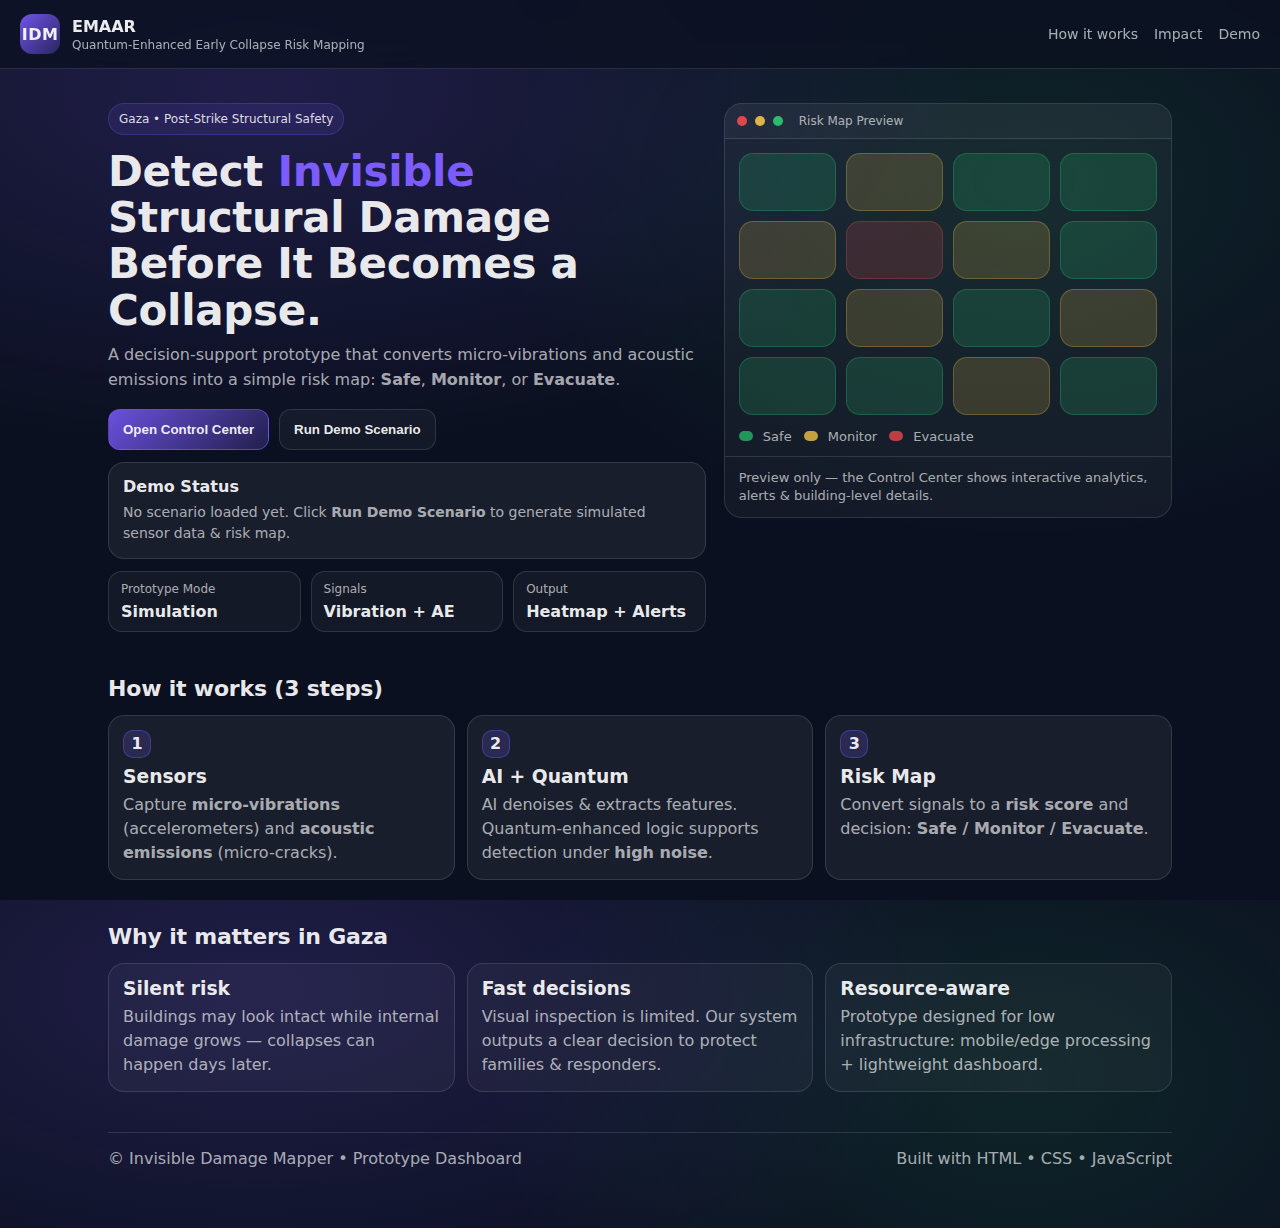
<file: index.html>
<!DOCTYPE html>
<html lang="en">
<head>
  <meta charset="UTF-8" />
  <meta name="viewport" content="width=device-width, initial-scale=1.0"/>
  <title>Invisible Damage Mapper | Control Center</title>
  <link rel="stylesheet" href="./css/styles.css" />
</head>
<body>

  <!-- Top bar -->
  <header class="topbar">
    <div class="brand">
      <div class="logo">IDM</div>
      <div class="brand-text">
        <div class="brand-name">EMAAR</div>
        <div class="brand-sub">Quantum-Enhanced Early Collapse Risk Mapping</div>
      </div>
    </div>

    <nav class="nav">
      <a href="#how">How it works</a>
      <a href="#impact">Impact</a>
      <a href="#demo">Demo</a>
    </nav>
  </header>

  <!-- Hero -->
  <main class="container">
    <section class="hero">
      <div class="hero-left">
        <!-- ✅ changed badge -> heroBadge -->
        <div class="heroBadge">Gaza • Post-Strike Structural Safety</div>

        <h1>
          Detect <span class="accent">Invisible</span> Structural Damage<br/>
          Before It Becomes a Collapse.
        </h1>
        <p class="subtitle">
          A decision-support prototype that converts micro-vibrations and acoustic emissions
          into a simple risk map: <b>Safe</b>, <b>Monitor</b>, or <b>Evacuate</b>.
        </p>

        <div class="cta-row" id="demo">
          <button class="btn primary" id="btnControlCenter">
            Open Control Center
          </button>
          <button class="btn ghost" id="btnRunDemo">
            Run Demo Scenario
          </button>
        </div>

        <div class="status-card" id="demoStatus">
          <div class="status-title">Demo Status</div>
          <div class="status-body">
            No scenario loaded yet. Click <b>Run Demo Scenario</b> to generate simulated sensor data & risk map.
          </div>
        </div>

        <div class="mini-metrics">
          <div class="metric">
            <div class="metric-label">Prototype Mode</div>
            <div class="metric-value">Simulation</div>
          </div>
          <div class="metric">
            <div class="metric-label">Signals</div>
            <div class="metric-value">Vibration + AE</div>
          </div>
          <div class="metric">
            <div class="metric-label">Output</div>
            <div class="metric-value">Heatmap + Alerts</div>
          </div>
        </div>
      </div>

      <div class="hero-right">
        <div class="mock">
          <div class="mock-top">
            <div class="dot red"></div>
            <div class="dot yellow"></div>
            <div class="dot green"></div>
            <div class="mock-title">Risk Map Preview</div>
          </div>

          <div class="map-grid" aria-label="Map preview">
            <div class="cell safe" title="Safe"></div>
            <div class="cell monitor" title="Monitor"></div>
            <div class="cell safe" title="Safe"></div>
            <div class="cell safe" title="Safe"></div>

            <div class="cell monitor" title="Monitor"></div>
            <div class="cell evacuate" title="Evacuate"></div>
            <div class="cell monitor" title="Monitor"></div>
            <div class="cell safe" title="Safe"></div>

            <div class="cell safe" title="Safe"></div>
            <div class="cell monitor" title="Monitor"></div>
            <div class="cell safe" title="Safe"></div>
            <div class="cell monitor" title="Monitor"></div>

            <div class="cell safe" title="Safe"></div>
            <div class="cell safe" title="Safe"></div>
            <div class="cell monitor" title="Monitor"></div>
            <div class="cell safe" title="Safe"></div>
          </div>

          <div class="legend">
            <span><i class="pill safe"></i> Safe</span>
            <span><i class="pill monitor"></i> Monitor</span>
            <span><i class="pill evacuate"></i> Evacuate</span>
          </div>

          <div class="mock-foot">
            <div class="note">
              Preview only — the Control Center shows interactive analytics, alerts & building-level details.
            </div>
          </div>
        </div>
      </div>
    </section>

    <!-- How it works -->
    <section class="section" id="how">
      <h2>How it works (3 steps)</h2>
      <div class="steps">
        <div class="step">
          <div class="step-num">1</div>
          <h3>Sensors</h3>
          <p>Capture <b>micro-vibrations</b> (accelerometers) and <b>acoustic emissions</b> (micro-cracks).</p>
        </div>
        <div class="step">
          <div class="step-num">2</div>
          <h3>AI + Quantum</h3>
          <p>AI denoises & extracts features. Quantum-enhanced logic supports detection under <b>high noise</b>.</p>
        </div>
        <div class="step">
          <div class="step-num">3</div>
          <h3>Risk Map</h3>
          <p>Convert signals to a <b>risk score</b> and decision: <b>Safe / Monitor / Evacuate</b>.</p>
        </div>
      </div>
    </section>

    <!-- Impact -->
    <section class="section" id="impact">
      <h2>Why it matters in Gaza</h2>
      <div class="impact-grid">
        <div class="impact-card">
          <h3>Silent risk</h3>
          <p>Buildings may look intact while internal damage grows — collapses can happen days later.</p>
        </div>
        <div class="impact-card">
          <h3>Fast decisions</h3>
          <p>Visual inspection is limited. Our system outputs a clear decision to protect families & responders.</p>
        </div>
        <div class="impact-card">
          <h3>Resource-aware</h3>
          <p>Prototype designed for low infrastructure: mobile/edge processing + lightweight dashboard.</p>
        </div>
      </div>
    </section>

    <footer class="footer">
      <div>© Invisible Damage Mapper • Prototype Dashboard</div>
      <div class="footer-right">Built with HTML • CSS • JavaScript</div>
    </footer>
  </main>

  <script src="./js/app.js"></script>
</body>
</html>
</file>
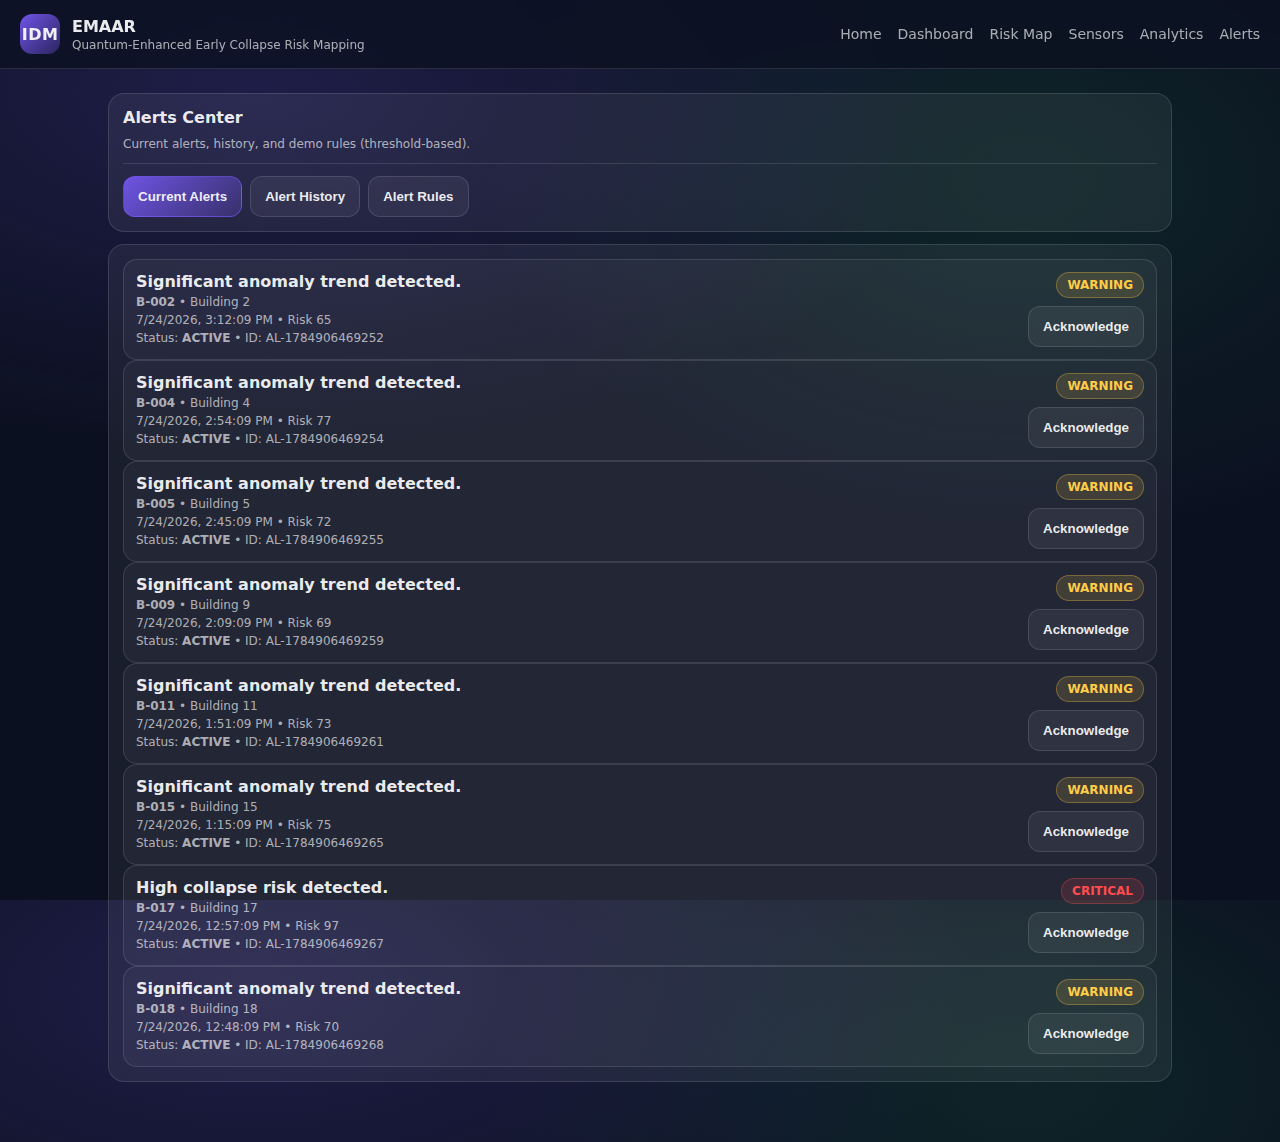
<file: damage-mapper/alerts.html>
<!DOCTYPE html>
<html lang="en">
<head>
  <meta charset="UTF-8" />
  <meta name="viewport" content="width=device-width, initial-scale=1.0"/>
  <title>Alerts Center — Invisible Damage Mapper</title>

  <link rel="stylesheet" href="../css/styles.css" />
</head>

<body class="dark">
  <header class="topbar">
  <div class="brand">
      <div class="logo">IDM</div>
      <div class="brand-text">
        <div class="brand-name">EMAAR</div>
        <div class="brand-sub">Quantum-Enhanced Early Collapse Risk Mapping</div>
      </div>
    </div>

    <nav class="nav">
              <a class="navLink" href="../index.html">Home</a>

      <a class="navLink" href="dashboard.html">Dashboard</a>
      <a class="navLink" href="map.html">Risk Map</a>
      <a class="navLink" href="sensors.html">Sensors</a>
      <a class="navLink" href="analytics.html">Analytics</a>
      <a class="navLink active" href="alerts.html">Alerts</a>
    </nav>
  </header>

  <main class="container">
    <section class="panel" style="min-height:auto;">
      <div class="panelTitle">Alerts Center</div>
      <div class="panelFootnote">Current alerts, history, and demo rules (threshold-based).</div>

      <div class="divider"></div>

      <!-- Tabs -->
      <div class="actions" style="gap:8px;">
        <button class="btn" id="tabCurrent">Current Alerts</button>
        <button class="btn" id="tabHistory">Alert History</button>
        <button class="btn" id="tabRules">Alert Rules</button>
      </div>
    </section>

    <section class="panel" style="margin-top:12px;">
      <div id="tabContent"></div>
    </section>
  </main>

<script src="../js/store.js"></script>
<script src="../js/risk.js"></script>
<script src="../js/sensorsStore.js"></script>
<script src="../js/alertsStore.js"></script>
<script src="../js/data.js"></script>

  <script src="../js/alerts.js"></script>
</body>
</html>
</file>
<file: css/styles.css>
:root{
  --bg: #0b1020;
  --card: rgba(255,255,255,0.06);
  --card2: rgba(255,255,255,0.08);
  --text: rgba(255,255,255,0.92);
  --muted: rgba(255,255,255,0.65);
  --line: rgba(255,255,255,0.12);
  --accent: #7c5cff;
  --safe: #2bd576;
  --monitor: #ffcc48;
  --evacuate: #ff4d4d;
}

*{ box-sizing: border-box; }
html, body { height: 100%; }
body{
  margin:0;
  font-family: ui-sans-serif, system-ui, -apple-system, Segoe UI, Roboto, Arial;
  background: radial-gradient(1200px 600px at 20% 10%, rgba(124,92,255,0.18), transparent 60%),
              radial-gradient(900px 600px at 80% 20%, rgba(43,213,118,0.10), transparent 60%),
              var(--bg);
  color: var(--text);
}

a{ color: var(--muted); text-decoration: none; }
a:hover{ color: var(--text); }

.topbar{
  position: sticky;
  top: 0;
  z-index: 10;
  display:flex;
  justify-content: space-between;
  align-items:center;
  padding: 14px 20px;
  border-bottom: 1px solid var(--line);
  background: rgba(11,16,32,0.75);
  backdrop-filter: blur(10px);
}

.brand{ display:flex; align-items:center; gap:12px; }
.logo{
  width:40px; height:40px;
  display:grid; place-items:center;
  border-radius: 12px;
  background: linear-gradient(135deg, rgba(124,92,255,0.9), rgba(124,92,255,0.25));
  font-weight: 800;
  letter-spacing: 0.5px;
}
.brand-text .brand-name{ font-weight: 750; }
.brand-text .brand-sub{ font-size: 12px; color: var(--muted); margin-top:2px; }

.nav{ display:flex; gap:16px; font-size: 14px; }

.container{
  max-width: 1100px;
  margin: 0 auto;
  padding: 24px 18px 60px;
}

.hero{
  margin-top: 10px;
  display:grid;
  grid-template-columns: 1.2fr 0.9fr;
  gap: 18px;
  align-items: start;
}

/* ✅ changed: badge -> heroBadge */
.heroBadge{
  display:inline-flex;
  padding: 8px 10px;
  border-radius: 999px;
  background: rgba(124,92,255,0.12);
  border: 1px solid rgba(124,92,255,0.25);
  color: rgba(255,255,255,0.85);
  font-size: 12px;
}

h1{
  margin: 14px 0 8px;
  font-size: 42px;
  line-height: 1.1;
  letter-spacing: -0.3px;
}

.accent{ color: var(--accent); }

.subtitle{
  color: var(--muted);
  margin: 0 0 16px;
  line-height: 1.6;
}

.cta-row{
  display:flex;
  gap: 10px;
  flex-wrap: wrap;
  margin-bottom: 12px;
}

.btn{
  border: 1px solid var(--line);
  background: rgba(255,255,255,0.06);
  color: var(--text);
  padding: 12px 14px;
  border-radius: 12px;
  cursor: pointer;
  font-weight: 650;
  transition: transform .06s ease, background .2s ease, border-color .2s ease;
}
.btn:hover{ background: rgba(255,255,255,0.09); }
.btn:active{ transform: translateY(1px); }

.btn.primary{
  border-color: rgba(124,92,255,0.5);
  background: linear-gradient(135deg, rgba(124,92,255,0.85), rgba(124,92,255,0.20));
}
.btn.primary:hover{ border-color: rgba(124,92,255,0.7); }

.btn.ghost{
  background: rgba(255,255,255,0.04);
}

.status-card{
  border: 1px solid var(--line);
  background: var(--card);
  border-radius: 16px;
  padding: 14px;
}
.status-title{
  font-weight: 750;
  margin-bottom: 6px;
}
.status-body{
  color: var(--muted);
  font-size: 14px;
  line-height: 1.5;
}

.mini-metrics{
  margin-top: 12px;
  display:grid;
  grid-template-columns: repeat(3, 1fr);
  gap: 10px;
}
.metric{
  border: 1px solid var(--line);
  background: rgba(255,255,255,0.04);
  border-radius: 14px;
  padding: 10px 12px;
}
.metric-label{ color: var(--muted); font-size: 12px; }
.metric-value{ margin-top: 6px; font-weight: 750; }

.mock{
  border: 1px solid var(--line);
  background: rgba(255,255,255,0.04);
  border-radius: 18px;
  overflow: hidden;
}
.mock-top{
  display:flex;
  align-items:center;
  gap:8px;
  padding: 10px 12px;
  border-bottom: 1px solid var(--line);
  background: rgba(255,255,255,0.03);
}
.dot{ width:10px; height:10px; border-radius: 999px; opacity:0.85; }
.dot.red{ background: var(--evacuate); }
.dot.yellow{ background: var(--monitor); }
.dot.green{ background: var(--safe); }
.mock-title{ margin-left: 8px; color: var(--muted); font-size: 12px; }

.map-grid{
  padding: 14px;
  display:grid;
  grid-template-columns: repeat(4, 1fr);
  gap: 10px;
}
.cell{
  height: 58px;
  border-radius: 14px;
  border: 1px solid rgba(255,255,255,0.10);
  background: rgba(255,255,255,0.03);
}
.cell.safe{ background: rgba(43,213,118,0.16); border-color: rgba(43,213,118,0.25); }
.cell.monitor{ background: rgba(255,204,72,0.16); border-color: rgba(255,204,72,0.25); }
.cell.evacuate{ background: rgba(255,77,77,0.16); border-color: rgba(255,77,77,0.25); }

.legend{
  display:flex;
  gap: 12px;
  padding: 0 14px 12px;
  color: var(--muted);
  font-size: 13px;
  flex-wrap: wrap;
}
.pill{
  width: 14px; height: 10px;
  display:inline-block;
  border-radius: 999px;
  margin-right: 6px;
}
.pill.safe{ background: rgba(43,213,118,0.65); }
.pill.monitor{ background: rgba(255,204,72,0.75); }
.pill.evacuate{ background: rgba(255,77,77,0.7); }

.mock-foot{
  border-top: 1px solid var(--line);
  padding: 12px 14px;
}
.note{ color: var(--muted); font-size: 13px; line-height: 1.4; }

.section{
  margin-top: 34px;
  padding-top: 10px;
}
.section h2{
  margin: 0 0 14px;
  font-size: 22px;
  letter-spacing: -0.2px;
}

.steps{
  display:grid;
  grid-template-columns: repeat(3, 1fr);
  gap: 12px;
}
.step{
  border: 1px solid var(--line);
  background: var(--card);
  border-radius: 16px;
  padding: 14px;
}
.step-num{
  width: 28px; height: 28px;
  display:grid; place-items:center;
  border-radius: 10px;
  background: rgba(124,92,255,0.18);
  border: 1px solid rgba(124,92,255,0.35);
  font-weight: 800;
  margin-bottom: 8px;
}
.step h3{ margin: 0 0 6px; }
.step p{ margin:0; color: var(--muted); line-height:1.5; }

.impact-grid{
  display:grid;
  grid-template-columns: repeat(3, 1fr);
  gap: 12px;
}
.impact-card{
  border: 1px solid var(--line);
  background: rgba(255,255,255,0.04);
  border-radius: 16px;
  padding: 14px;
}
.impact-card h3{ margin:0 0 6px; }
.impact-card p{ margin:0; color: var(--muted); line-height:1.5; }

.footer{
  margin-top: 40px;
  padding-top: 16px;
  border-top: 1px solid var(--line);
  color: var(--muted);
  display:flex;
  justify-content: space-between;
  gap: 10px;
  flex-wrap: wrap;
}

/* Responsive */
@media (max-width: 980px){
  .hero{ grid-template-columns: 1fr; }
  h1{ font-size: 34px; }
  .steps, .impact-grid{ grid-template-columns: 1fr; }
  .mini-metrics{ grid-template-columns: 1fr; }
}

/* =========================
   Dashboard + Map (ADD-ON)
========================= */

.kpiGrid{
  display:grid;
  grid-template-columns: repeat(5, minmax(0, 1fr));
  gap:12px;
}

.kpiCard{
  border: 1px solid var(--line);
  background: var(--card);
  border-radius: 16px;
  padding: 14px;
}

.kpiLabel{ color: var(--muted); font-size: 12px; }
.kpiValue{ font-size: 22px; font-weight: 800; margin-top: 6px; }
.kpiHint{ color: var(--muted); font-size: 12px; margin-top: 4px; }

.kpiValue.warn{ color: var(--monitor); }
.kpiValue.danger{ color: var(--evacuate); }

.grid2{
  display:grid;
  grid-template-columns: 1.2fr 1fr;
  gap: 12px;
  margin-top: 12px;
}

.panel{
  border: 1px solid var(--line);
  background: var(--card);
  border-radius: 16px;
  padding: 14px;
  min-height: 260px;
}

.panelTitle{ font-weight: 800; margin-bottom: 10px; }
.panelFootnote{ color: var(--muted); font-size: 12px; margin-top: 8px; }

.alertList{ display:flex; flex-direction:column; gap:10px; }
.alertItem{
  border:1px solid var(--line);
  background: rgba(255,255,255,0.04);
  padding:12px;
  border-radius:14px;
  display:flex;
  justify-content:space-between;
  gap:10px;
}

.alertLeft{ display:flex; flex-direction:column; gap:4px; }
.alertTitle{ font-weight:800; }
.alertMeta{ color:var(--muted); font-size:12px; }

.badgeTag{
  height: 26px;
  padding: 0 10px;
  border-radius: 999px;
  display:flex;
  align-items:center;
  font-weight:800;
  font-size:12px;
  border:1px solid var(--line);
}

.badgeTag.safe{
  background: rgba(43,213,118,0.14);
  color: var(--safe);
  border-color: rgba(43,213,118,0.30);
}
.badgeTag.warn{
  background: rgba(255,204,72,0.14);
  color: var(--monitor);
  border-color: rgba(255,204,72,0.30);
}
.badgeTag.danger{
  background: rgba(255,77,77,0.14);
  color: var(--evacuate);
  border-color: rgba(255,77,77,0.30);
}

.actions{
  display:flex;
  flex-wrap:wrap;
  gap:10px;
}

.btn.full{ width:100%; }

.mapLayout{
  display:grid;
  grid-template-columns: 1.6fr .8fr;
  gap:12px;
}

.mapPanel{
  border:1px solid var(--line);
  border-radius:16px;
  overflow:hidden;
  background: var(--card);
}

.mapHeader{
  display:flex;
  align-items:center;
  justify-content:space-between;
  padding:14px;
  border-bottom:1px solid var(--line);
}

#map{
  height: 620px;
  width: 100%;
}

.sidePanel{
  border:1px solid var(--line);
  border-radius:16px;
  padding:14px;
  background: var(--card);
}

.detailCard{
  border:1px solid var(--line);
  border-radius:14px;
  background: rgba(255,255,255,0.04);
  padding:12px;
}

.legend{
  display:flex;
  gap:12px;
  align-items:center;
  color:var(--muted);
  font-size:13px;
  flex-wrap:wrap;
}

.dotSmall{
  width:10px; height:10px;
  border-radius:50%;
  display:inline-block;
  margin:0 6px 0 10px;
}
.dotSmall.safe{ background: var(--safe); }
.dotSmall.monitor{ background: var(--monitor); }
.dotSmall.evacuate{ background: var(--evacuate); }

@media (max-width: 980px){
  .kpiGrid{ grid-template-columns: 1fr; }
  .grid2{ grid-template-columns: 1fr; }
  .mapLayout{ grid-template-columns: 1fr; }
  #map{ height: 520px; }
}

.dot.safe{ background: var(--safe); }
.dot.warn{ background: var(--monitor); }
.dot.danger{ background: var(--evacuate); }

/* ✅ NEW: statusBadge (used in JS + building header + dashboard) */
.statusBadge{ 
  height:26px; padding:0 10px; border-radius:999px;
  display:inline-flex; align-items:center; font-weight:800; font-size:12px;
  border:1px solid var(--line);
}
.statusBadge.safe{ background: rgba(43,213,118,0.14); color: var(--safe); border-color: rgba(43,213,118,0.30); }
.statusBadge.warn{ background: rgba(255,204,72,0.14); color: var(--monitor); border-color: rgba(255,204,72,0.30); }
.statusBadge.danger{ background: rgba(255,77,77,0.14); color: var(--evacuate); border-color: rgba(255,77,77,0.30); }

/* divider + muted + miniBox helpers */
.divider{ height:1px; background: var(--line); margin:12px 0; }
.muted{ color: var(--muted); }
.miniBox{ border:1px solid var(--line); background: rgba(255,255,255,0.04); border-radius:14px; padding:12px; }
.miniTitle{ font-weight:900; margin-bottom:6px; }
.miniList{ margin:0; padding-left:18px; color: var(--muted); line-height:1.6; }

/* =========================
   Sensors Page Add-on
========================= */

#sensorMap{
  height: 620px;
  width: 100%;
}

.filterRow{
  display:flex;
  gap:10px;
  align-items:center;
  margin: 10px 0 12px;
}

.input, .select{
  width: 100%;
  border: 1px solid var(--line);
  background: rgba(255,255,255,0.04);
  color: var(--text);
  padding: 10px 12px;
  border-radius: 12px;
  outline: none;
}

.select{ cursor:pointer; }

.tableWrap{
  border: 1px solid var(--line);
  border-radius: 14px;
  overflow: auto;
  background: rgba(255,255,255,0.03);
  max-height: 520px;
}

.table{
  width:100%;
  border-collapse: collapse;
  font-size: 13px;
}

.table th, .table td{
  padding: 10px 10px;
  border-bottom: 1px solid rgba(255,255,255,0.06);
  white-space: nowrap;
}

.table th{
  position: sticky;
  top: 0;
  background: rgba(11,16,32,0.92);
  backdrop-filter: blur(8px);
  text-align: left;
  color: rgba(255,255,255,0.85);
}

.mono{
  font-family: ui-monospace, SFMono-Regular, Menlo, Monaco, Consolas, "Liberation Mono", "Courier New", monospace;
}

.statusPill{
  display:inline-flex;
  align-items:center;
  padding: 4px 10px;
  border-radius: 999px;
  font-weight: 800;
  font-size: 12px;
  border: 1px solid var(--line);
}

.statusPill.safe{
  background: rgba(43,213,118,0.14);
  color: var(--safe);
  border-color: rgba(43,213,118,0.30);
}
.statusPill.warn{
  background: rgba(255,204,72,0.14);
  color: var(--monitor);
  border-color: rgba(255,204,72,0.30);
}
.statusPill.danger{
  background: rgba(255,77,77,0.14);
  color: var(--evacuate);
  border-color: rgba(255,77,77,0.30);
}

.rowActive{
  outline: 2px solid rgba(124,92,255,0.35);
  background: rgba(124,92,255,0.08);
}

@media (max-width: 980px){
  #sensorMap{ height: 520px; }
  .filterRow{ flex-direction: column; align-items: stretch; }
  .tableWrap{ max-height: 380px; }
}

/* Leaflet popup - make it match dark UI */
.leaflet-popup-content-wrapper,
.leaflet-popup-tip{
  background: rgba(11,16,32,0.95);
  color: var(--text);
  border: 1px solid var(--line);
  box-shadow: 0 12px 30px rgba(0,0,0,0.35);
}

.leaflet-popup-content{
  margin: 12px 14px;
}

.leaflet-popup-close-button{
  color: var(--accent) !important;
}

/* ✅ make popup text consistent (no black) */
.leaflet-popup-content .muted{
  color: black;
}
.leaflet-popup-content .miniTitle{
 color: black;  font-weight: 800;
}
.leaflet-popup-content .miniList,
.leaflet-popup-content .miniList li{
 color: black;}

/* =========================
   Heat Toggle Button
========================= */

.heatToggle{
  position: relative;
  padding: 5px 14px;
  border-radius: 999px;
  border: 1px solid rgba(124,92,255,0.45);
  background: linear-gradient(
    135deg,
    rgba(124,92,255,0.25),
    rgba(124,92,255,0.05)
  );
  color: rgba(255,255,255,0.9);
  font-size: 13px;
  font-weight: 700;
  cursor: pointer;
  transition: 
    background .25s ease,
    box-shadow .25s ease,
    transform .15s ease,
    border-color .25s ease;
  backdrop-filter: blur(8px);
}

.heatToggle:hover{
  background: linear-gradient(
    135deg,
    rgba(124,92,255,0.45),
    rgba(124,92,255,0.12)
  );
  border-color: rgba(124,92,255,0.75);
  box-shadow: 0 0 0 3px rgba(124,92,255,0.18);
}

.heatToggle:active{
  transform: translateY(1px) scale(0.98);
}

.heatToggle.active{
  background: linear-gradient(
    135deg,
    rgba(255,77,77,0.9),
    rgba(255,77,77,0.35)
  );
  border-color: rgba(255,77,77,0.9);
  box-shadow: 0 0 0 3px rgba(255,77,77,0.25);
  color: #fff;
}

.heatToggle::before{
  content: "";
  width: 8px;
  height: 8px;
  border-radius: 50%;
  background: var(--monitor);
  display: inline-block;
  margin-right: 8px;
  box-shadow: 0 0 8px rgba(255,204,72,0.8);
  vertical-align: middle;
}

.heatToggle.active::before{
  background: var(--evacuate);
  box-shadow: 0 0 10px rgba(255,77,77,0.9);
}
</file>
